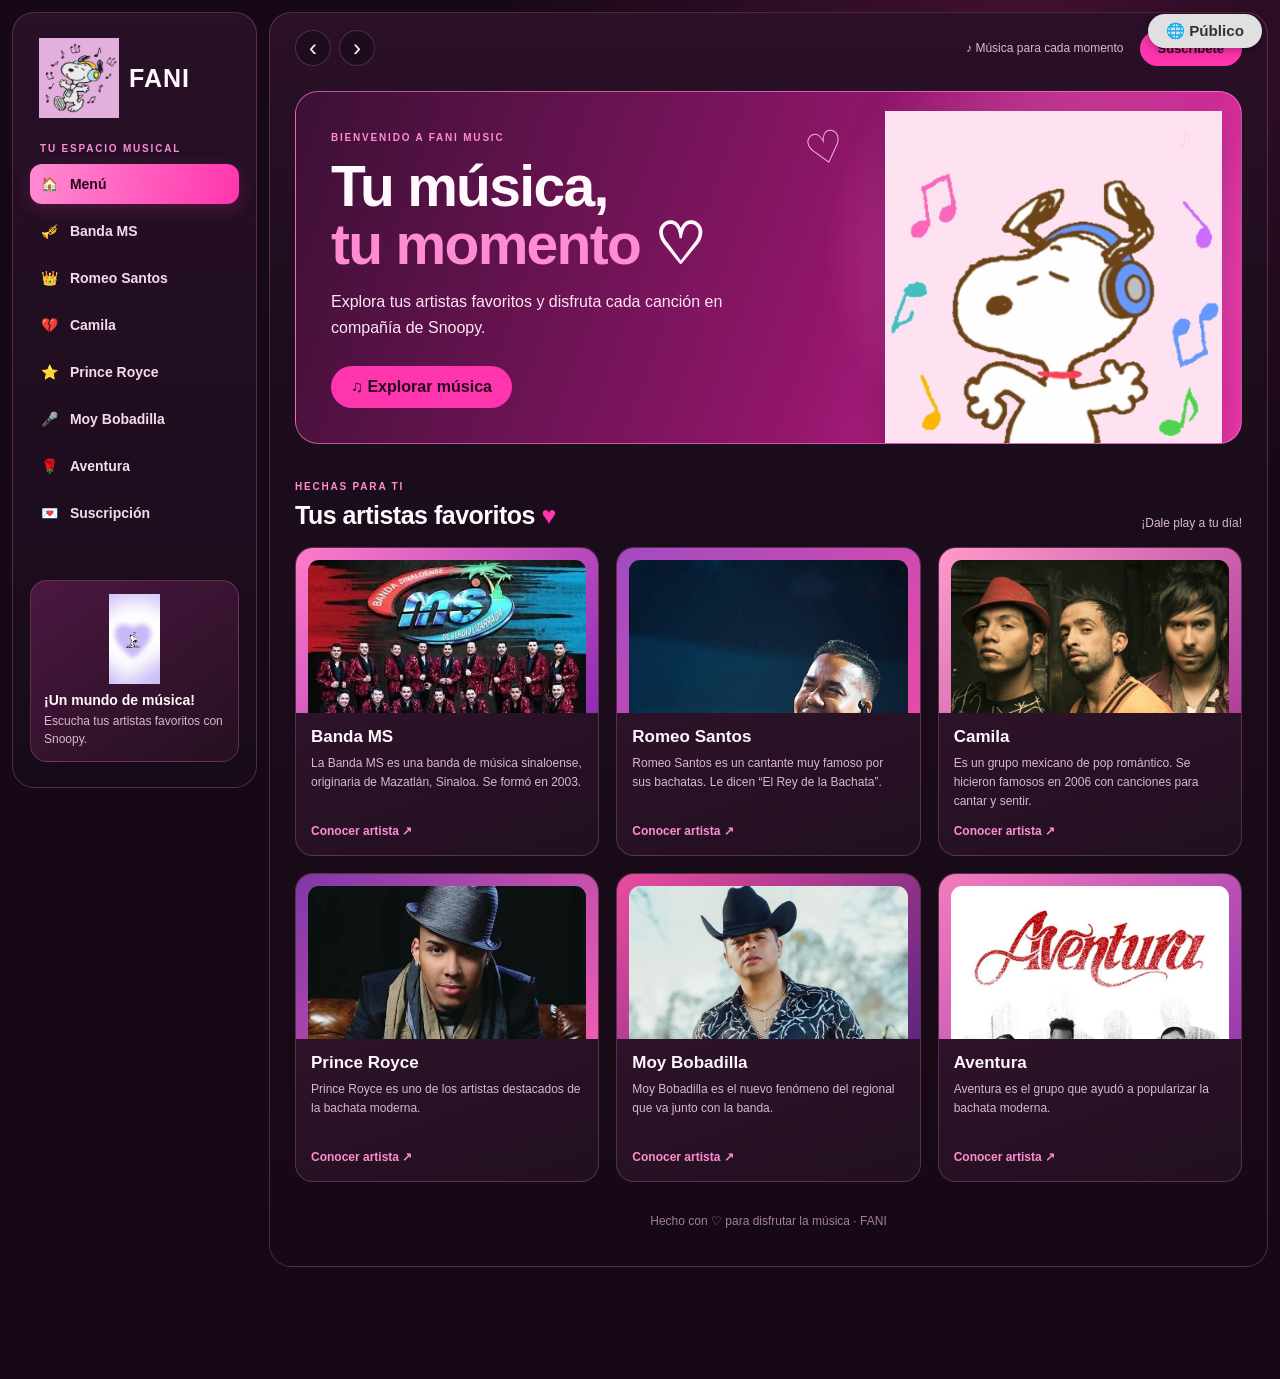
<file: index.html>
<!DOCTYPE html>
<html lang="es">
<head>
  <meta charset="UTF-8">
  <meta name="viewport" content="width=device-width, initial-scale=1.0">
  <title>FANI | Spotify Snoopy</title>
  <link rel="stylesheet" href="estilos.css">
</head>
<body>
  <div class="app">
    <aside class="sidebar">
      <div class="logo"><img src="snoopy.jpeg" alt="Snoopy con audífonos" width="80" height="80"> <span>FANI</span></div>

      <p class="menu-label">TU ESPACIO MUSICAL</p>
      <nav aria-label="Menú principal">
        <a class="active" href="index.html">🏠 <span>Menú</span></a>
        <a href="Banda MS.html">🎺 <span>Banda MS</span></a>
        <a href="Romeo Santos.html">👑 <span>Romeo Santos</span></a>
        <a href="Camila.html">💔 <span>Camila</span></a>
        <a href="Prince Royce.html">⭐ <span>Prince Royce</span></a>
        <a href="Moy Bobadilla.html">🎤 <span>Moy Bobadilla</span></a>
        <a href="Aventura.html">🌹 <span>Aventura</span></a>
        <a href="formulario original.html">💌 <span>Suscripción</span></a>
      </nav>

      <div class="sidebar-note">
        <img src="snoopy yo.jpeg" alt="Snoopy con audífonos">
        <strong>¡Un mundo de música!</strong>
        <p>Escucha tus artistas favoritos con Snoopy.</p>
      </div>
    </aside>

    <main class="main">
      <header class="topbar">
        <div class="arrows">
          <button type="button" aria-label="Atrás">‹</button>
          <button type="button" aria-label="Adelante">›</button>
        </div>
        <div class="topbar-right">
          <span class="top-tag">♪ Música para cada momento</span>
          <a class="subscribe" href="formulario original.html">Suscríbete</a>
        </div>
      </header>

      <section class="welcome">
        <div class="welcome-copy">
          <span class="eyebrow">BIENVENIDO A FANI MUSIC</span>
          <h1>Tu música,<br><em>tu momento</em> ♡</h1>
          <p>Explora tus artistas favoritos y disfruta cada canción en compañía de Snoopy.</p>
          <a class="listen-button" href="#favoritos">♫ Explorar música</a>
        </div>
        <img class="hero-snoopy" src="mi snoopy.jpeg" alt="Snoopy y Woodstock disfrutando de la música">
        <span class="floating-heart heart-one">♡</span>
        <span class="floating-heart heart-two">♪</span>
      </section>

      <section class="content-section" id="favoritos">
        <div class="section-heading">
          <div>
            <span class="eyebrow">HECHAS PARA TI</span>
            <h2>Tus artistas favoritos <span>♥</span></h2>
          </div>
          <span class="section-note">¡Dale play a tu día!</span>
        </div>

        <div class="cards">
          <article class="music-card">
            <div class="cover cover-one">
              <img src="banda ms.jpeg" alt="Banda MS">
            </div>
            <div class="card-info">
              <h3>Banda MS</h3>
              <p>La Banda MS es una banda de música sinaloense, originaria de Mazatlán, Sinaloa. Se formó en 2003.</p>
              <a class="card-link" href="Banda MS.html">Conocer artista ↗</a>
            </div>
          </article>

          <article class="music-card">
            <div class="cover cover-two">
              <img src="romeo santos.jpeg" alt="Romeo Santos">
            </div>
            <div class="card-info">
              <h3>Romeo Santos</h3>
              <p>Romeo Santos es un cantante muy famoso por sus bachatas. Le dicen “El Rey de la Bachata”.</p>
              <a class="card-link" href="Romeo Santos.html">Conocer artista ↗</a>
            </div>
          </article>

          <article class="music-card">
            <div class="cover cover-three">
              <img src="camila.jpeg" alt="Camila">
            </div>
            <div class="card-info">
              <h3>Camila</h3>
              <p>Es un grupo mexicano de pop romántico. Se hicieron famosos en 2006 con canciones para cantar y sentir.</p>
              <a class="card-link" href="Camila.html">Conocer artista ↗</a>
            </div>
          </article>

          <article class="music-card">
            <div class="cover cover-four">
              <img src="prince royce.jpeg" alt="Prince Royce">
            </div>
            <div class="card-info">
              <h3>Prince Royce</h3>
              <p>Prince Royce es uno de los artistas destacados de la bachata moderna.</p>
              <a class="card-link" href="Prince Royce.html">Conocer artista ↗</a>
            </div>
          </article>

          <article class="music-card">
            <div class="cover cover-five">
              <img src="moy bobadilla.jpeg" alt="Moy Bobadilla">
            </div>
            <div class="card-info">
              <h3>Moy Bobadilla</h3>
              <p>Moy Bobadilla es el nuevo fenómeno del regional que va junto con la banda.</p>
              <a class="card-link" href="Moy Bobadilla.html">Conocer artista ↗</a>
            </div>
          </article>

          <article class="music-card">
            <div class="cover cover-six">
              <img src="aventura.jpeg" alt="Aventura">
            </div>
            <div class="card-info">
              <h3>Aventura</h3>
              <p>Aventura es el grupo que ayudó a popularizar la bachata moderna.</p>
              <a class="card-link" href="Aventura.html">Conocer artista ↗</a>
            </div>
          </article>
        </div>
      </section>

      <footer class="footer">Hecho con ♡ para disfrutar la música · FANI</footer>
    </main>
  </div>

  

  <script src="script.js"></script>
</body>
</html>
</file>
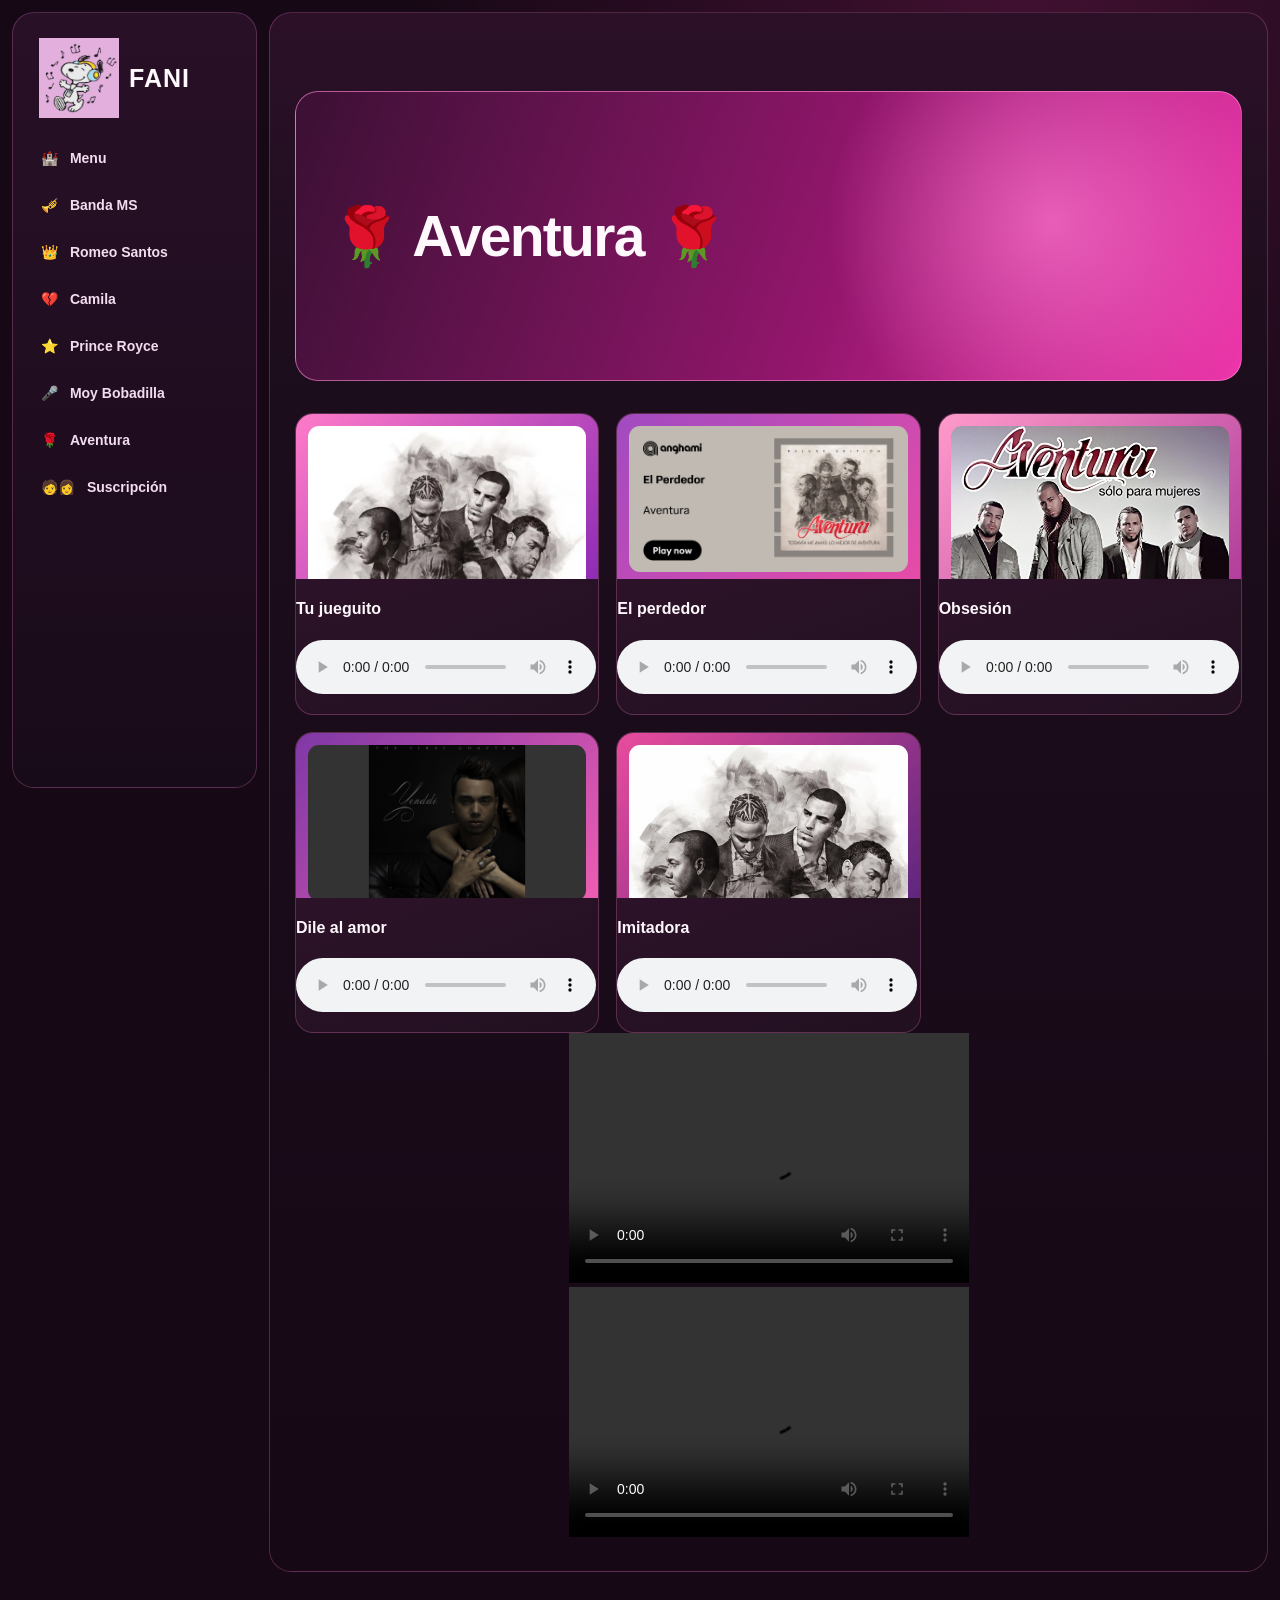
<file: Aventura.html>
<!DOCTYPE html>
<html lang="es">
<head>
  <meta charset="UTF-8">
  <meta name="viewport" content="width=device-width, initial-scale=1.0">
  <title> Plantilla musical </title>
  <link rel="stylesheet" href="estilos.css">
</head>
<body>
  <div class="app">
    <aside class="sidebar">
       <div class="logo"> <img src="snoopy.jpeg" alt="Snoopy con audífonos" width="80" height="80">  <span> FANI </span></div>
      <nav aria-label="Menú principal">
        <a href="index.html"> 🏰 <span> Menu </a>
        <a href="Banda MS.html"> 🎺 <span> Banda MS </a>
        <a href="Romeo Santos.html"> 👑 <span> Romeo Santos </span></a>
        <a href="Camila.html"> 💔 <span> Camila </span></a>
        <a href="Prince Royce.html"> ⭐ <span> Prince Royce </span></a>
        <a href="Moy Bobadilla.html"> 🎤 <span> Moy Bobadilla </span></a>
        <a href="Aventura.html"> 🌹 <span> Aventura </span></a>
        <a href="formulario original.html"> 🧑👩 <span> Suscripción </span></a>
      </nav>
      
    </aside>

    <main class="main">
      <header class="topbar">
      </header>

      <section class="welcome">
        <p> <h1> <center> 🌹 Aventura 🌹 </center></h1></p> 
        
      </section>

      <section class="content-section">
        <div class="cards">
          <article class="music-card"><div class="cover cover-one"><img src="tu jueguito.jpg" height="200" width="200"></div><h4> Tu jueguito </h4><p><audio controls><source src="tu jueguito.mp4" type="audio/mp4"></audio></p></article>
          <article class="music-card"><div class="cover cover-two"><img src="el perdedor.jpg" height="200" width="200"></div><h4> El perdedor  </h4><p><audio controls><source src="el perdedor.mp4" type="audio/mp4"></audio></p></article>
          <article class="music-card"><div class="cover cover-three"><img src="obsesion.jpg" height="200" width="200"></div><h4> Obsesión </h4><p><audio controls><source src="obsesion.aac" type="audio/aac"></audio></p></article>
          <article class="music-card"><div class="cover cover-four"><img src="dile al amor.jpg" height="200" width="200"></div><h4> Dile al amor </h4><p><audio controls><source src="dile amor.aac" type="audio/aac"></audio></p></article>
          <article class="music-card"><div class="cover cover-five"><img src="ella y yo.jpg" height="200" width="200"></div><h4> Imitadora   </h4><p><audio controls><source src="imitadora.aac" type="audio/aac"></audio></p></article>
        </div>
        <center><video width="400" height="250" controls><source src="video aventura.mp4" type="video/mp4"></video></center>
         <center><video width="400" height="250" controls><source src="video ave.mp4" type="video/mp4"></video></center>
      </section>
    </main>
  </div>
</body>
</html>
</file>
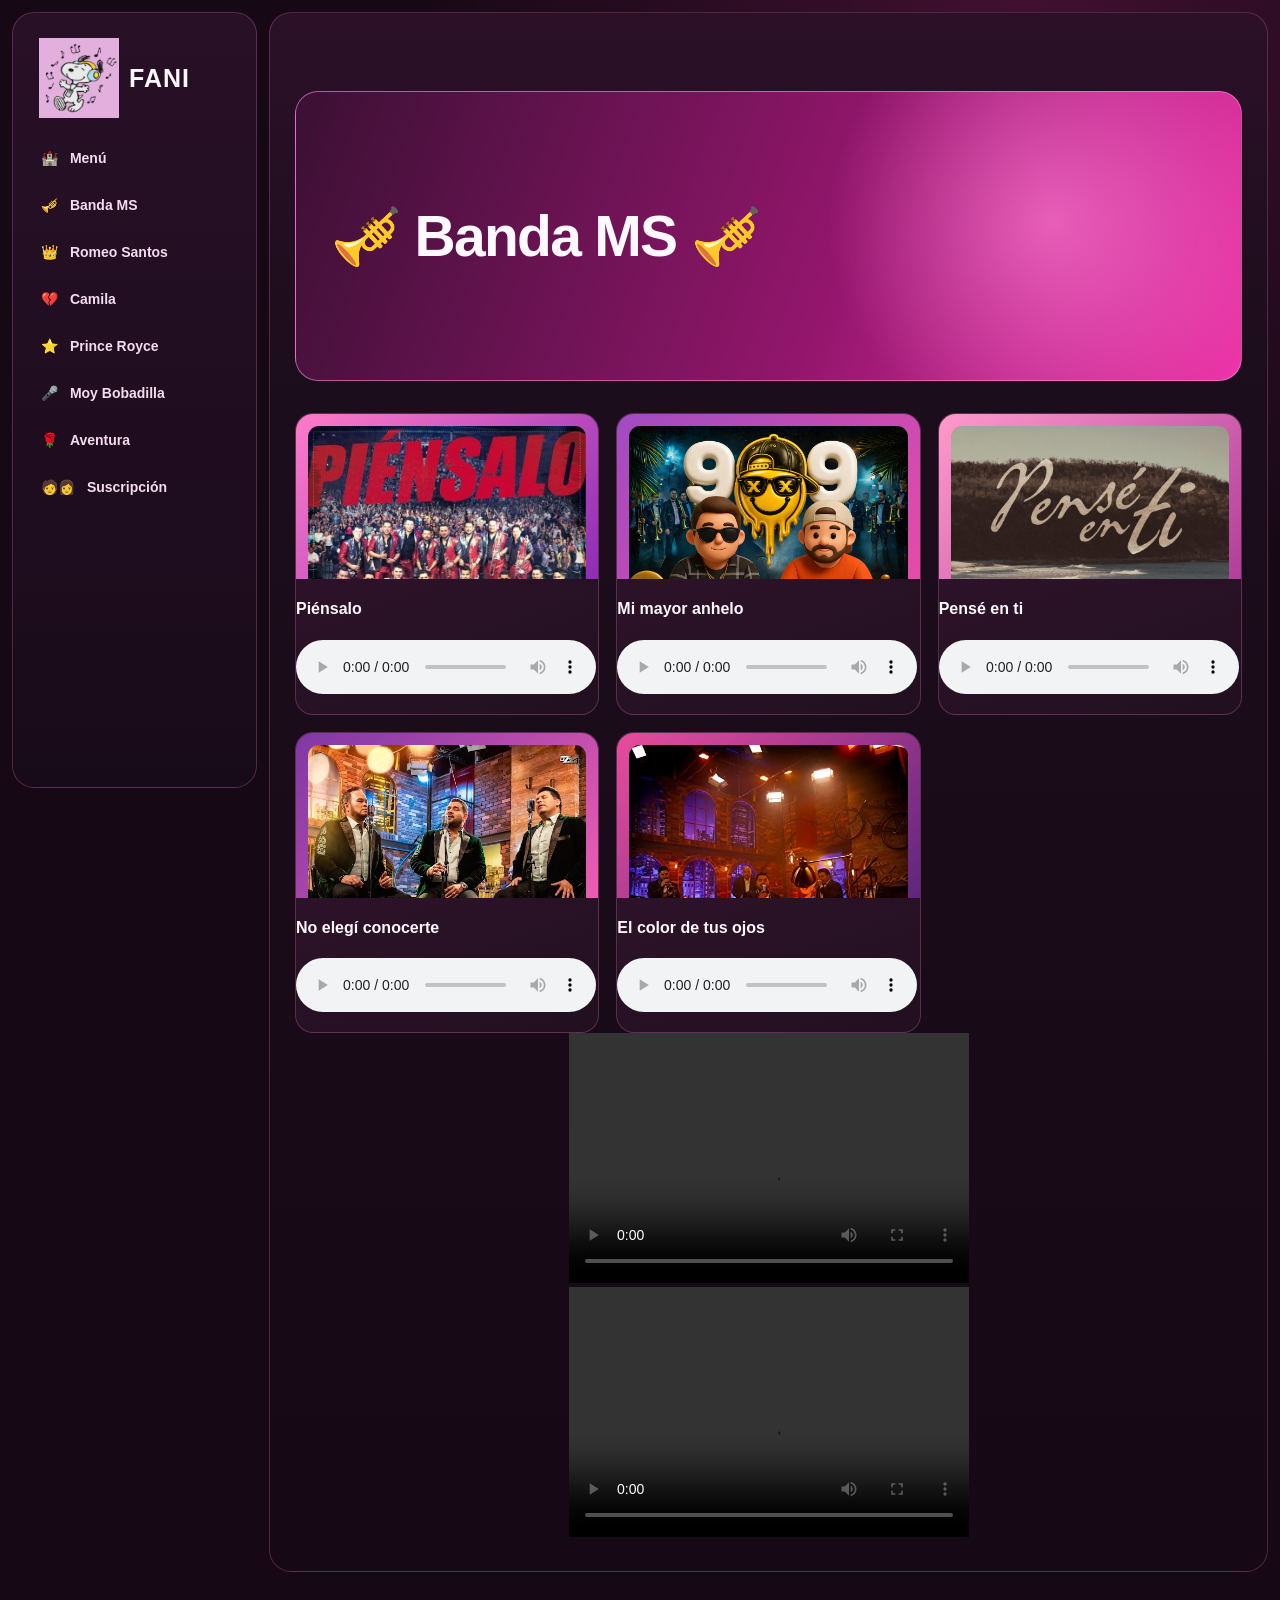
<file: Banda MS.html>
<!DOCTYPE html>
<html lang="es">
<head>
  <meta charset="UTF-8">
  <meta name="viewport" content="width=device-width, initial-scale=1.0">
  <title> Plantilla musical </title>
  <link rel="stylesheet" href="estilos.css">
</head>
<body>
  <div class="app">
    <aside class="sidebar">
       <div class="logo"> <img src="snoopy.jpeg" alt="Snoopy con audífonos" width="80" height="80">  <span> FANI </span></div>
      <nav aria-label="Menú principal">
        <a href="index.html"> 🏰 <span> Menú </a>
        <a href="Banda MS.html"> 🎺 <span> Banda MS </a>
        <a href="Romeo Santos.html"> 👑 <span> Romeo Santos </span></a>
        <a href="Camila.html"> 💔 <span> Camila </span></a>
        <a href="Prince Royce.html"> ⭐ <span> Prince Royce </span></a>
        <a href="Moy Bobadilla.html"> 🎤 <span> Moy Bobadilla </span></a>
        <a href="Aventura.html"> 🌹 <span> Aventura </span></a>
        <a href="formulario original.html"> 🧑👩 <span> Suscripción </span></a>
      </nav>
      
    </aside>

    <main class="main">
      <header class="topbar">
      </header>

      <section class="welcome">
        <p> <h1> <center> 🎺 Banda MS 🎺 </center></h1></p> 

      </section>

      <section class="content-section">
        <div class="cards">
          <article class="music-card"><div class="cover cover-one"><img src="foto.jpg" height="200" width="200"></div><h4> Piénsalo  </h4><p><audio controls><source src="piensalo.aac" type="audio/aac"></audio></p></article>
          <article class="music-card"><div class="cover cover-two"><img src="anelo.jpg" height="200" width="200"></div><h4> Mi mayor anhelo  </h4><p><audio controls><source src="conocerte.aac" type="audio/aac"></audio></p></article>
          <article class="music-card"><div class="cover cover-three"><img src="Pense en ti.jpg" height="200" width="200"></div><h4> Pensé en ti  </h4><p><audio controls><source src="pense en ti.aac" type="audio/aac"></audio></p></article>
          <article class="music-card"><div class="cover cover-four"><img src="No elegi conocerte.jpg" height="200" width="200"></div><h4> No elegí conocerte  </h4><p><audio controls><source src="conocerte.aac" type="audio/aac"></audio></p></article>
          <article class="music-card"><div class="cover cover-five"><img src="El color de tus ojos.jpg" height="200" width="200"></div><h4> El color de tus ojos  </h4><p><audio controls><source src="el color.aac" type="audio/aac"></audio></p></article>
        </div>
        <center><video width="400" height="250" controls><source src="banda ms.mp4" type="video/mp4"></video></center>
        <center><video width="400" height="250" controls><source src="vide.mp4" type="video/mp4"></video></center>
      </section>
    </main>
  </div>
</body>
</html>
</file>
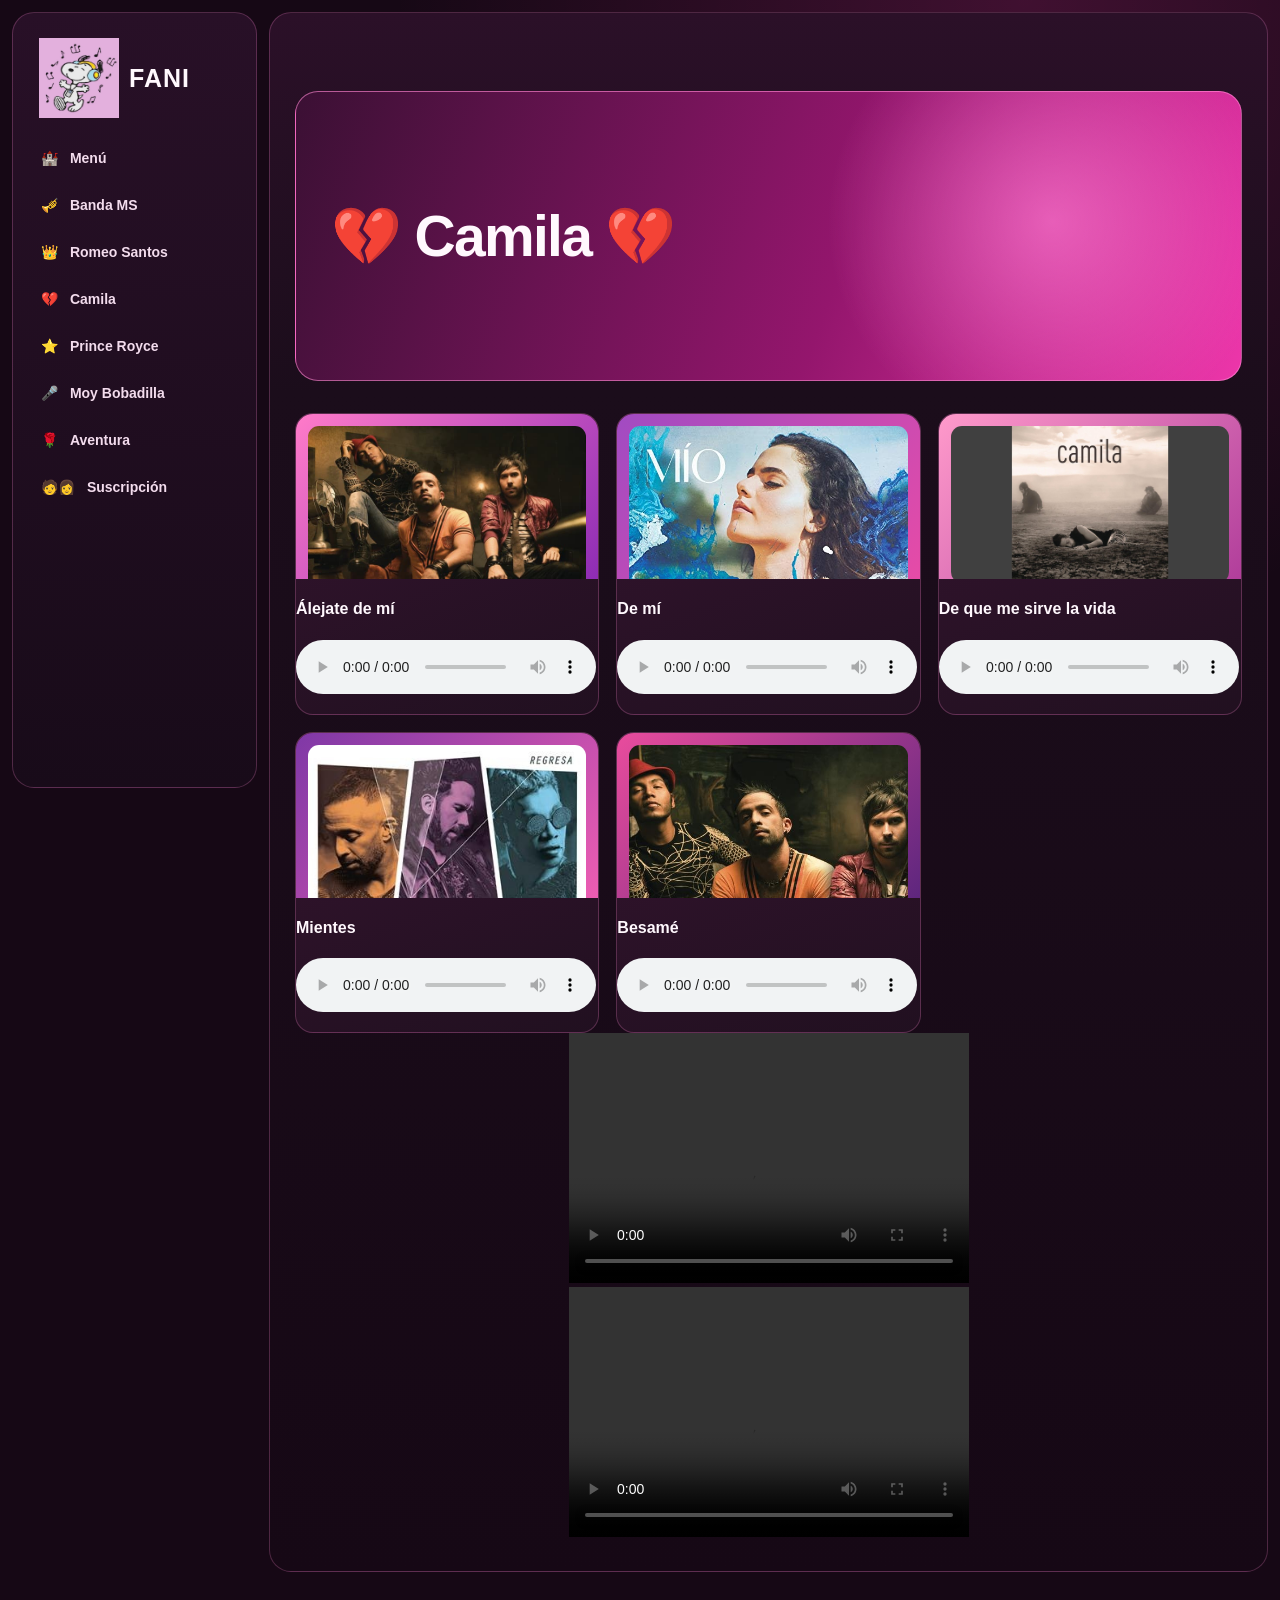
<file: Camila.html>
<!DOCTYPE html>
<html lang="es">
<head>
  <meta charset="UTF-8">
  <meta name="viewport" content="width=device-width, initial-scale=1.0">
  <title> Plantilla musical </title>
  <link rel="stylesheet" href="estilos.css">
</head>
<body>
  <div class="app">
    <aside class="sidebar">
       <div class="logo"> <img src="snoopy.jpeg" alt="Snoopy con audífonos" width="80" height="80">  <span> FANI </span></div>
      <nav aria-label="Menú principal">
        <a href="index.html"> 🏰 <span> Menú </a>
        <a href="Banda MS.html"> 🎺 <span> Banda MS </a>
        <a href="Romeo Santos.html"> 👑 <span> Romeo Santos </span></a>
        <a href="Camila.html"> 💔 <span> Camila </span></a>
        <a href="Prince Royce.html"> ⭐ <span> Prince Royce </span></a>
        <a href="Moy Bobadilla.html"> 🎤 <span> Moy Bobadilla </span></a>
        <a href="Aventura.html"> 🌹 <span> Aventura </span></a>
        <a href="formulario original.html"> 🧑👩 <span> Suscripción </span></a>
      </nav>
      
    </aside>

    <main class="main">
      <header class="topbar">
      </header>

      <section class="welcome">
        <p> <h1> <center> 💔 Camila 💔 </center></h1></p> 
        
      </section>

      <section class="content-section">
        <div class="cards">
          <article class="music-card"><div class="cover cover-one"><img src="alejate de mi.jpg" height="200" width="200"></div><h4> Álejate de mí  </h4><p><audio controls><source src="alejate de mi.mp4" type="audio/mp4"></audio></p></article>
          <article class="music-card"><div class="cover cover-two"><img src="de mi.jpg" height="200" width="200"></div><h4> De mí  </h4><p><audio controls><source src="de mi.mp4" type="audio/mp4"></audio></p></article>
          <article class="music-card"><div class="cover cover-three"><img src="de que me sirve la vida.jpg" height="200" width="200"></div><h4> De que me sirve la vida  </h4><p><audio controls><source src="de que me sirve la vida.mp4" type="audio/mp4"></audio></p></article>
          <article class="music-card"><div class="cover cover-four"><img src="mientes.jpg" height="200" width="200"></div><h4> Mientes </h4><p><audio controls><source src="mientes.mp4" type="audio/mp4"></audio></p></article>
          <article class="music-card"><div class="cover cover-five"><img src="besame.jpg" height="200" width="200"></div><h4>  Besamé  </h4><p><audio controls><source src="besame.mp4" type="audio/mp4"></audio></p></article>
        </div>
        <center><video width="400" height="250" controls><source src="camila.mp4" type="video/mp4"></video></center>
         <center><video width="400" height="250" controls><source src="video camila.mp4" type="video/mp4"></video></center>
      </section>
    </main>
  </div>
</body>
</html>
</file>
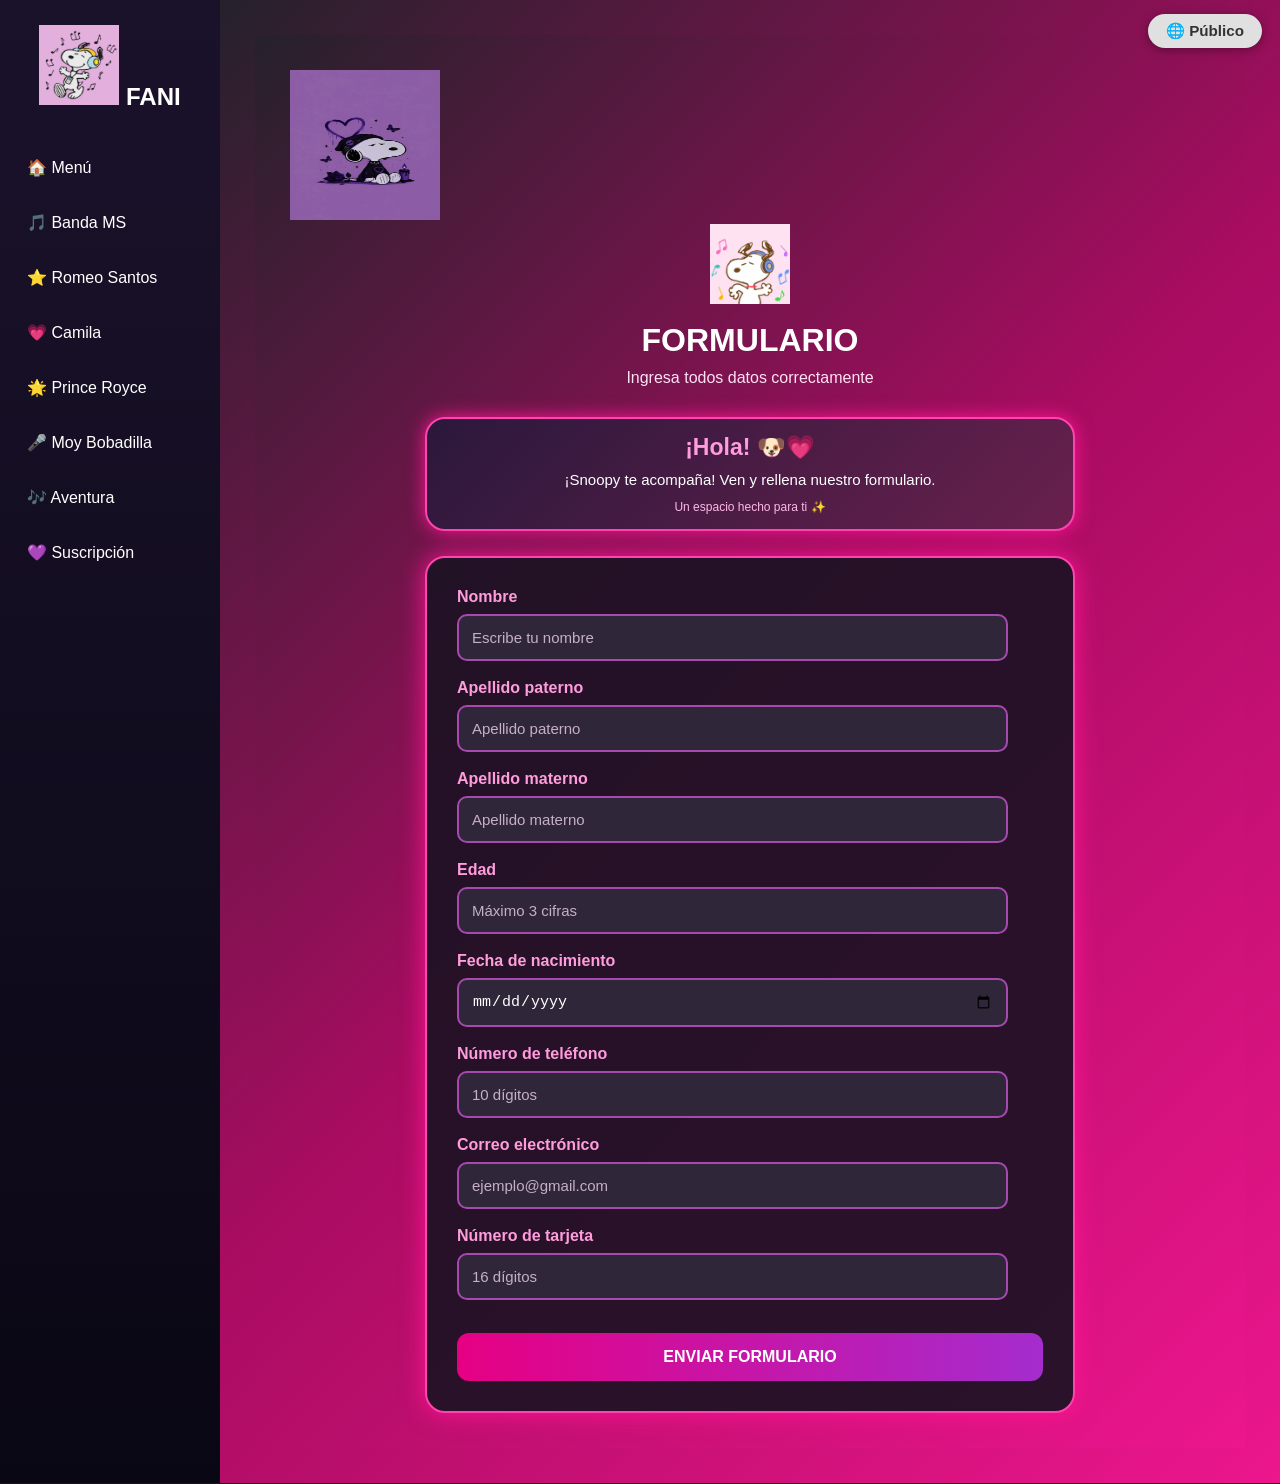
<file: formulario original.html>
<!DOCTYPE html>
<html lang="es">
<head>
    <meta charset="UTF-8">
    <meta name="viewport" content="width=device-width, initial-scale=1.0">
    <title>Mi Formulario</title>
    <link rel="stylesheet" href="estilo.css">

    <style>
        .error:not(:empty) {
            display: inline-block;
            margin-top: 6px;
            padding: 3px 10px;
            border-radius: 6px;
            background: #fff;
            color: #c62828;
            font-weight: bold;
            font-size: 0.85rem;
        }
    </style>
</head>

<body>

<div class="contenedor">

    <!-- MENÚ LATERAL -->
    <aside class="menu">

        <h2>
            <img src="snoopy.jpeg"
            alt="Snoopy con audífonos"
            width="80" height="80">
            FANI
        </h2>

        <nav>
            <a href="Index.html">🏠 Menú</a>
            <a href="Banda MS.html">🎵 Banda MS</a>
            <a href="Romeo Santos.html">⭐ Romeo Santos</a>
            <a href="Camila.html">💗 Camila</a>
            <a href="Prince Royce.html">🌟 Prince Royce</a>
            <a href="Moy Bobadilla.html">🎤 Moy Bobadilla</a>
            <a href="Aventura.html">🎶 Aventura</a>
            <a href="formulario original.html">💜 Suscripción</a>
        </nav>

    </aside>

    <!-- CONTENIDO PRINCIPAL -->
    <main class="contenido" id="formulario">
        <main class="contenido" id="formulario">
        <img src="amigo.jpeg" class="amor s2" width="150" height="150">
        <h1><img src="mi snoopy.jpeg" alt="Snoopy con audífonos" width="80" height="80"> </h1>
        <h1> FORMULARIO </h1>

        <p class="subtitulo">
            Ingresa todos datos correctamente
        </p>

        <!-- DECORACIÓN DE SNOOPY -->
        <div class="snoopy-banner">

            

            <div class="snoopy-texto">
                <h2>¡Hola! 🐶💗</h2>

                <p>
                    ¡Snoopy te acompaña!
                    Ven y rellena nuestro formulario.
                </p>

                <span>
                    Un espacio hecho para ti ✨
                </span>
            </div>



        </div>

        <!-- FORMULARIO -->
        <form id="miFormulario" novalidate>

            <div class="campo">
                <label for="nombre">Nombre</label>

                <div class="entrada">
                    <input type="text" id="nombre"
                    placeholder="Escribe tu nombre"
                    maxlength="100">

                    <span class="estado"></span>
                </div>

                <small class="error"></small>
            </div>

            <div class="campo">
                <label for="paterno">Apellido paterno</label>

                <div class="entrada">
                    <input type="text" id="paterno"
                    placeholder="Apellido paterno"
                    maxlength="100">

                    <span class="estado"></span>
                </div>

                <small class="error"></small>
            </div>

            <div class="campo">
                <label for="materno">Apellido materno</label>

                <div class="entrada">
                    <input type="text" id="materno"
                    placeholder="Apellido materno"
                    maxlength="100">

                    <span class="estado"></span>
                </div>

                <small class="error"></small>
            </div>

            <div class="campo">
                <label for="edad">Edad</label>

                <div class="entrada">
                    <input type="text" id="edad"
                    placeholder="Máximo 3 cifras"
                    inputmode="numeric"
                    maxlength="3">

                    <span class="estado"></span>
                </div>

                <small class="error"></small>
            </div>

            <div class="campo">
                <label for="fecha">Fecha de nacimiento</label>

                <div class="entrada">
                    <input type="date" id="fecha">

                    <span class="estado"></span>
                </div>

                <small class="error"></small>
            </div>

            <div class="campo">
                <label for="telefono">Número de teléfono</label>

                <div class="entrada">
                    <input type="text" id="telefono"
                    placeholder="10 dígitos"
                    inputmode="numeric"
                    maxlength="10">

                    <span class="estado"></span>
                </div>

                <small class="error"></small>
            </div>

            <div class="campo">
                <label for="correo">Correo electrónico</label>

                <div class="entrada">
                    <input type="email" id="correo"
                    placeholder="ejemplo@gmail.com">

                    <span class="estado"></span>
                </div>

                <small class="error"></small>
            </div>

            <div class="campo">
                <label for="tarjeta">Número de tarjeta</label>

                <div class="entrada">
                    <input type="text" id="tarjeta"
                    placeholder="16 dígitos"
                    inputmode="numeric"
                    maxlength="16">

                    <span class="estado"></span>
                </div>

                <small class="error"></small>
            </div>

            <button type="submit">
                ENVIAR FORMULARIO
            </button>

            <div id="mensaje" role="status"></div>

        </form>

    </main>

</div>

<script src="script.js"></script>

</body>
</html>
</file>
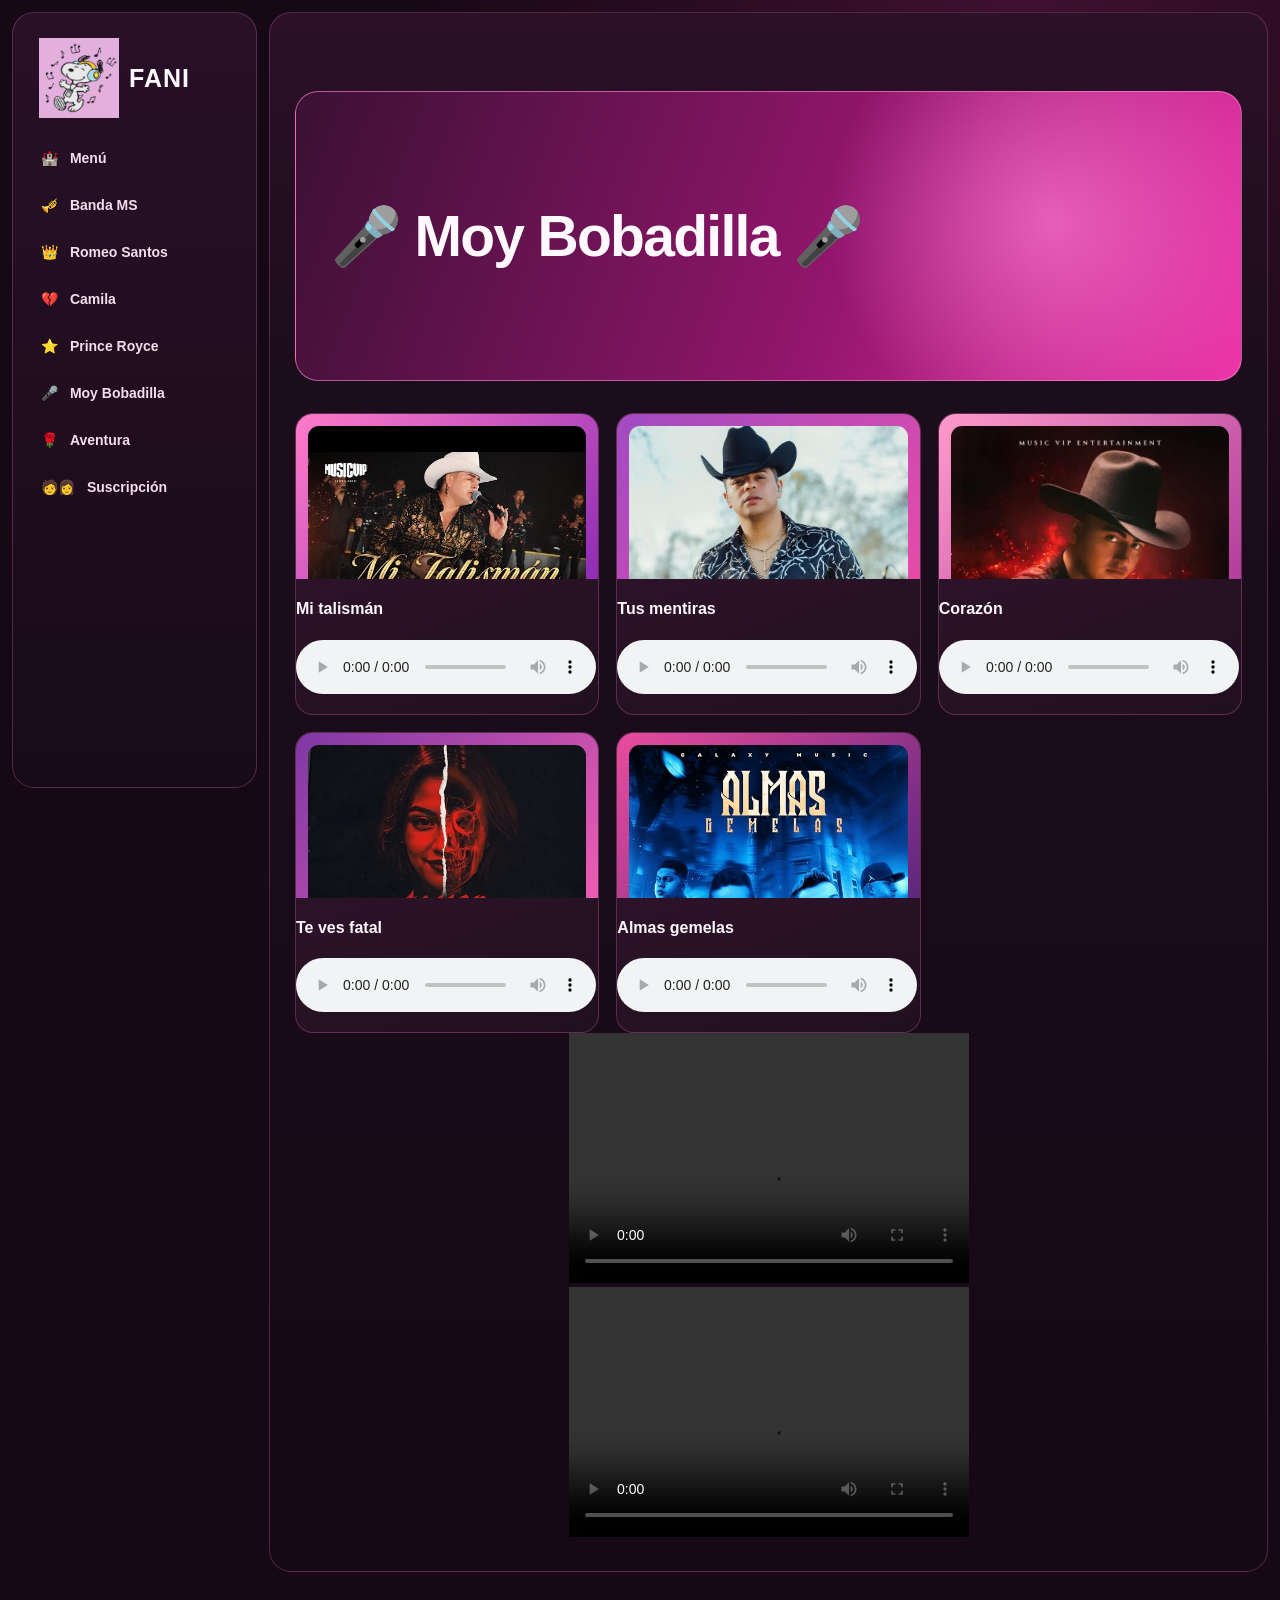
<file: Moy Bobadilla.html>
<!DOCTYPE html>
<html lang="es">
<head>
  <meta charset="UTF-8">
  <meta name="viewport" content="width=device-width, initial-scale=1.0">
  <title> Plantilla musical </title>
  <link rel="stylesheet" href="estilos.css">
</head>
<body>
  <div class="app">
    <aside class="sidebar">
       <div class="logo">  <img src="snoopy.jpeg" alt="Snoopy con audífonos" width="80" height="80">  <span> FANI </span></div>
      <nav aria-label="Menú principal">
        <a href="index.html"> 🏰 <span> Menú </a>
        <a href="Banda MS.html"> 🎺 <span> Banda MS </a>
        <a href="Romeo Santos.html"> 👑 <span> Romeo Santos </span></a>
        <a href="Camila.html"> 💔 <span> Camila </span></a>
        <a href="Prince Royce.html"> ⭐ <span> Prince Royce </span></a>
        <a href="Moy Bobadilla.html"> 🎤 <span> Moy Bobadilla </span></a>
        <a href="Aventura.html"> 🌹 <span> Aventura </span></a>
        <a href="formulario original.html"> 🧑👩 <span> Suscripción </span></a>
      </nav>
      
    </aside>

    <main class="main">
      <header class="topbar">
      </header>

      <section class="welcome">
        <p> <h1> <center> 🎤 Moy Bobadilla 🎤 </center></h1></p> 
        
      </section>

      <section class="content-section">
        <div class="cards">
          <article class="music-card"><div class="cover cover-one"><img src="mi talisman.jpg" height="200" width="200"></div><h4> Mi talismán </h4><p><audio controls><source src="mi talisman.aac" type="audio/aac"></audio></p></article>
          <article class="music-card"><div class="cover cover-two"><img src="moy bobadilla.jpeg" height="200" width="200"></div><h4> Tus mentiras  </h4><p><audio controls><source src="tus mentiras.aac" type="audio/aac"></audio></p></article>
          <article class="music-card"><div class="cover cover-three"><img src="corazon.jpg" height="200" width="200"></div><h4> Corazón  </h4><p><audio controls><source src="corazon.aac" type="audio/aac"></audio></p></article>
          <article class="music-card"><div class="cover cover-four"><img src="te vez fatal.jpg" height="200" width="200"></div><h4> Te ves fatal </h4><p><audio controls><source src="te vez fatal.aac" type="audio/aac"></audio></p></article>
          <article class="music-card"><div class="cover cover-five"><img src="almas gemelas.jpg" height="200" width="200"></div><h4>  Almas gemelas  </h4><p><audio controls><source src="almas gemelas.aac" type="audio/aac"></audio></p></article>
        </div>
        <center><video width="400" height="250" controls><source src="moy bobadilla.mp4" type="video/mp4"></video></center>
        <center><video width="400" height="250" controls><source src="video moy.mp4" type="video/mp4"></video></center>
      </section>
    </main>
  </div>
</body>
</html>
</file>
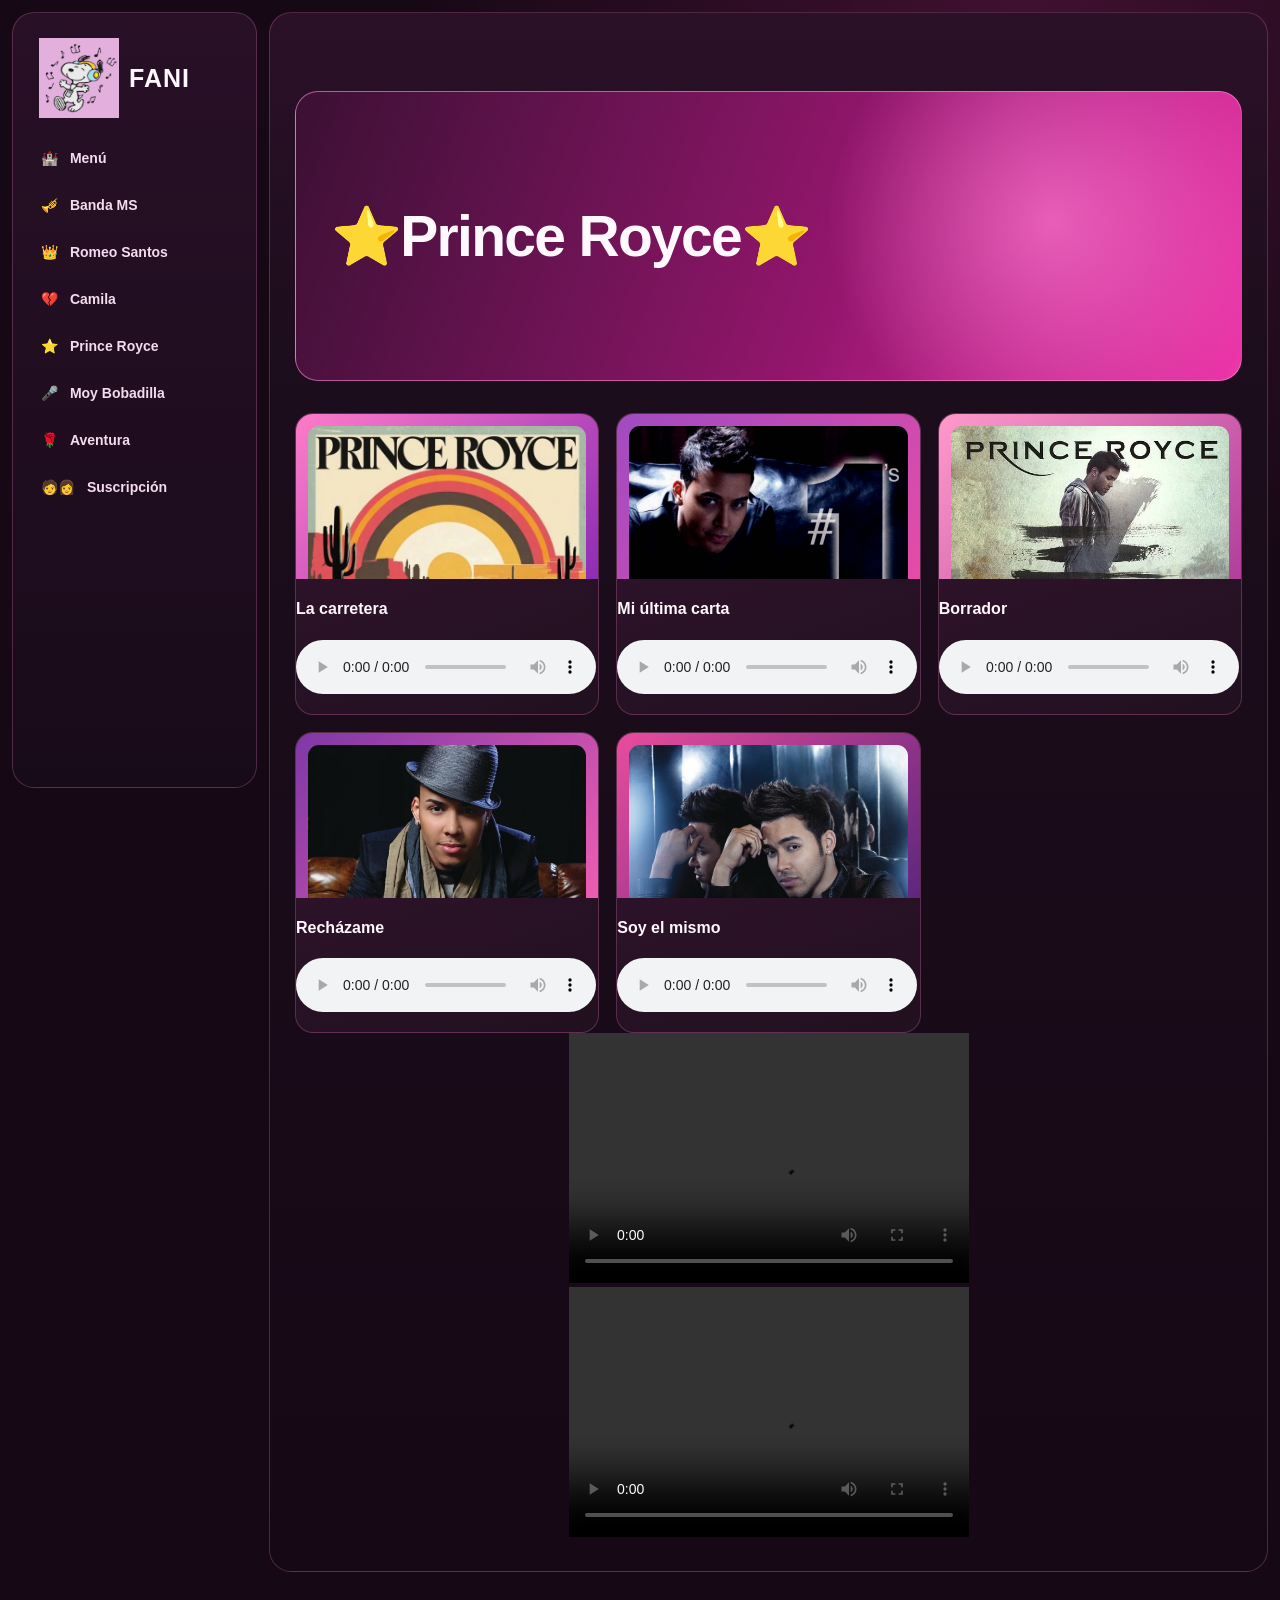
<file: Prince Royce.html>
<!DOCTYPE html>
<html lang="es">
<head>
  <meta charset="UTF-8">
  <meta name="viewport" content="width=device-width, initial-scale=1.0">
  <title> Plantilla musical </title>
  <link rel="stylesheet" href="estilos.css">
</head>
<body>
  <div class="app">
    <aside class="sidebar">
       <div class="logo"> <img src="snoopy.jpeg" alt="Snoopy con audífonos" width="80" height="80">  <span> FANI </span></div>
      <nav aria-label="Menú principal">
        <a href="index.html"> 🏰 <span> Menú </a>
        <a href="Banda MS.html"> 🎺 <span> Banda MS </a>
        <a href="Romeo Santos.html"> 👑 <span> Romeo Santos </span></a>
        <a href="Camila.html"> 💔 <span> Camila </span></a>
        <a href="Prince Royce.html"> ⭐ <span> Prince Royce </span></a>
        <a href="Moy Bobadilla.html"> 🎤 <span> Moy Bobadilla </span></a>
        <a href="Aventura.html"> 🌹 <span> Aventura </span></a>
        <a href="formulario original.html"> 🧑👩 <span> Suscripción </span></a>
      </nav>
     
    </aside>

    <main class="main">
      <header class="topbar">
      </header>

      <section class="welcome">
        <p> <h1> <center> ⭐Prince Royce⭐ </center></h1></p> 
        
      </section>

      <section class="content-section">
        <div class="cards">
          <article class="music-card"><div class="cover cover-one"><img src="la carretera.jpg" height="200" width="200"></div><h4> La carretera  </h4><p><audio controls><source src="carretera.aac" type="audio/aac"></audio></p></article>
          <article class="music-card"><div class="cover cover-two"><img src="mi ultima carta.jpg" height="200" width="200"></div><h4> Mi última carta  </h4><p><audio controls><source src="mi ultima carta.aac" type="audio/aac"></audio></p></article>
          <article class="music-card"><div class="cover cover-three"><img src="borrador.jpg" height="200" width="200"></div><h4> Borrador  </h4><p><audio controls><source src="borrador.aac" type="audio/aac"></audio></p></article>
          <article class="music-card"><div class="cover cover-four"><img src="rechazame.jpg" height="200" width="200"></div><h4> Recházame </h4><p><audio controls><source src="rechazame.mp4" type="audio/mp4"></audio></p></article>
          <article class="music-card"><div class="cover cover-five"><img src="soy el mismo.jpg" height="200" width="200"></div><h4>  Soy el mismo  </h4><p><audio controls><source src="soy el mismo.aac" type="audio/aac"></audio></p></article>
        </div>
        <center><video width="400" height="250" controls><source src="video prince royce.mp4" type="video/mp4"></video></center>
        <center><video width="400" height="250" controls><source src="video prince.mp4" type="video/mp4"></video></center>
      </section>
    </main>
  </div>
</body>
</html>
</file>
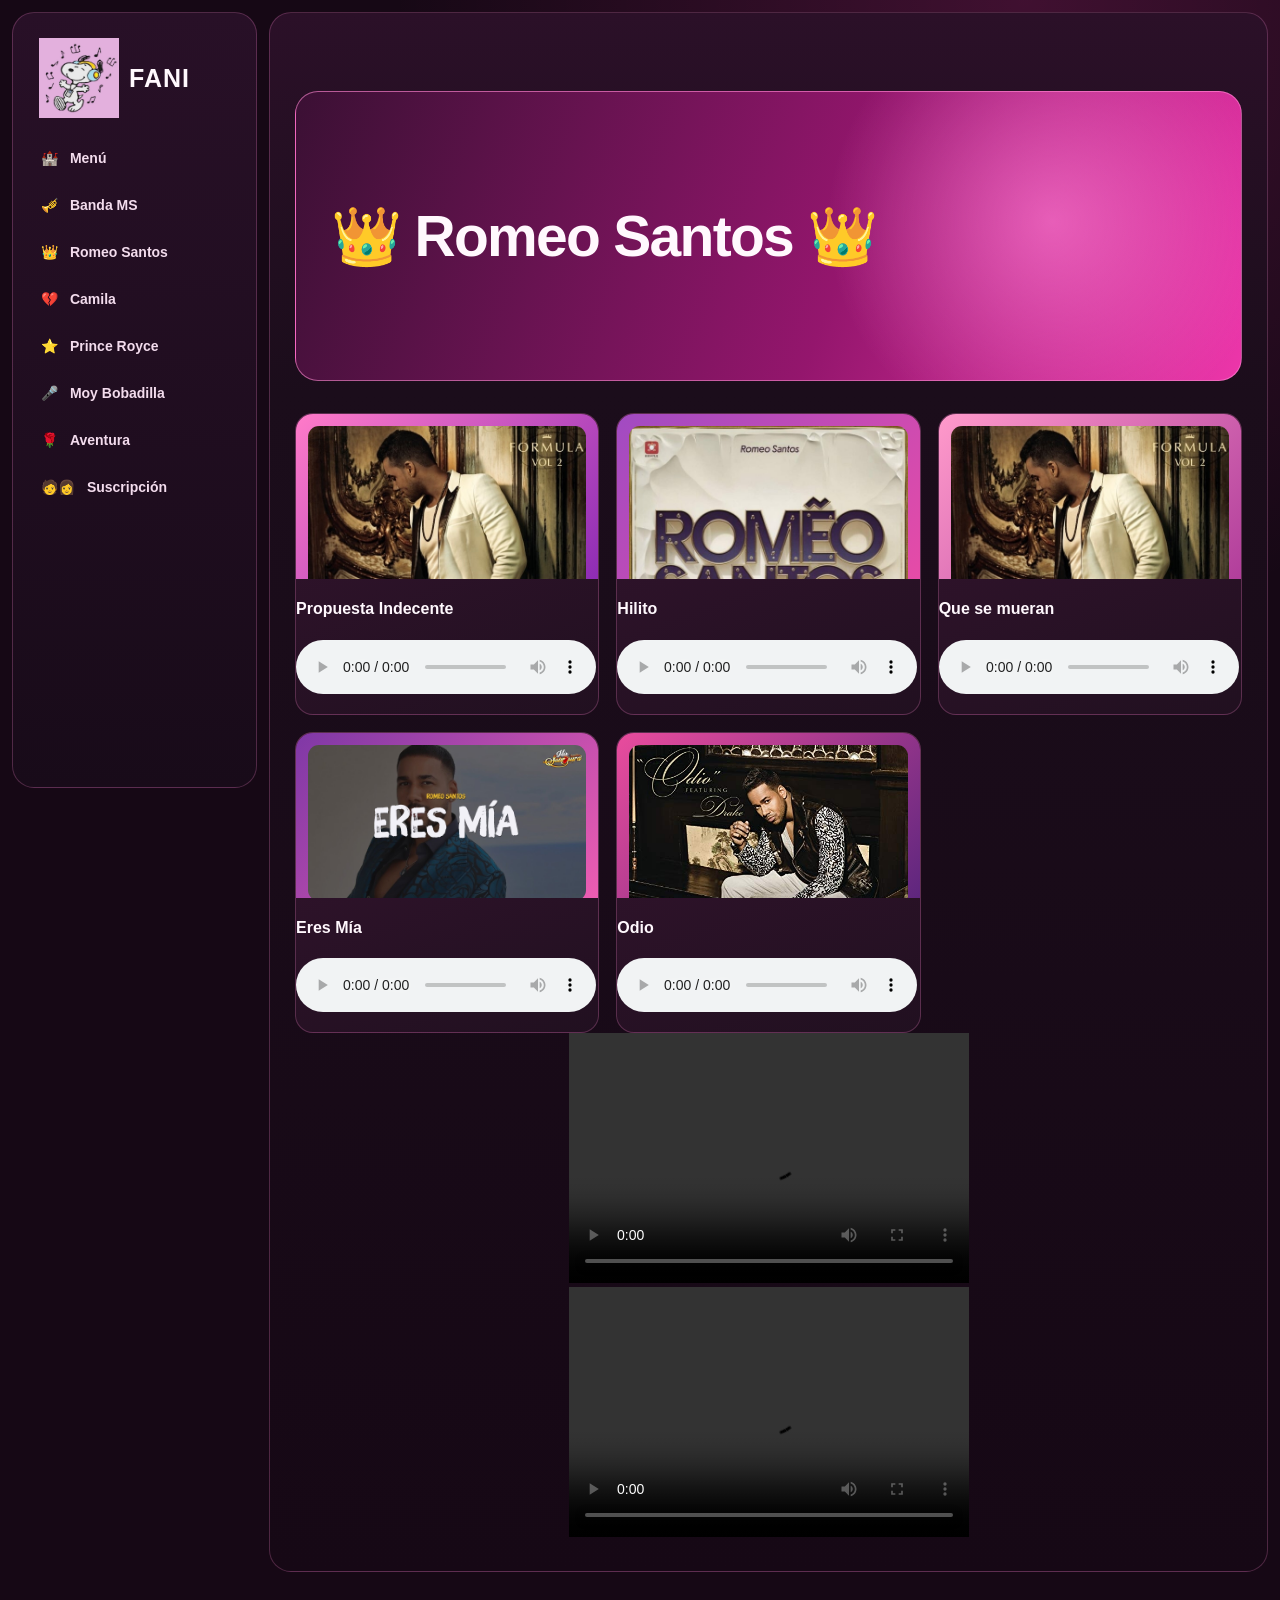
<file: Romeo Santos.html>
<!DOCTYPE html>
<html lang="es">
<head>
  <meta charset="UTF-8">
  <meta name="viewport" content="width=device-width, initial-scale=1.0">
  <title> Plantilla musical </title>
  <link rel="stylesheet" href="estilos.css">
</head>
<body>
  <div class="app">
    <aside class="sidebar">
       <div class="logo"> <img src="snoopy.jpeg" alt="Snoopy con audífonos" width="80" height="80">  <span> FANI </span></div>
      <nav aria-label="Menú principal">
        <a href="index.html"> 🏰 <span> Menú </a>
        <a href="Banda MS.html"> 🎺 <span> Banda MS </a>
        <a href="Romeo Santos.html"> 👑 <span> Romeo Santos </span></a>
        <a href="Camila.html"> 💔 <span> Camila </span></a>
        <a href="Prince Royce.html"> ⭐ <span> Prince Royce </span></a>
        <a href="Moy Bobadilla.html"> 🎤 <span> Moy Bobadilla </span></a>
        <a href="Aventura.html"> 🌹 <span> Aventura </span></a>
        <a href="formulario original.html"> 🧑👩 <span> Suscripción </span></a>
      </nav>
      
    </aside>

    <main class="main">
      <header class="topbar">
      </header>

      <section class="welcome">
        <p> <h1> <center> 👑 Romeo Santos 👑 </center></h1></p> 
        
      </section>

      <section class="content-section">
        <div class="cards">
          <article class="music-card"><div class="cover cover-one"><img src="propuesta.jpg" height="200" width="200"></div><h4> Propuesta Indecente  </h4><p><audio controls><source src="propuesta indecente.aac" type="audio/aac"></audio></p></article>
          <article class="music-card"><div class="cover cover-two"><img src="hilito.jpg" height="200" width="200"></div><h4> Hilito  </h4><p><audio controls><source src="hilito.aac" type="audio/aac"></audio></p></article>
          <article class="music-card"><div class="cover cover-three"><img src="propuesta.jpg" height="200" width="200"></div><h4> Que se mueran  </h4><p><audio controls><source src="que se mueran.aac" type="audio/aac"></audio></p></article>
          <article class="music-card"><div class="cover cover-four"><img src="eres mia.jpg" height="200" width="200"></div><h4> Eres Mía </h4><p><audio controls><source src="eres mia.aac" type="audio/aac"></audio></p></article>
          <article class="music-card"><div class="cover cover-five"><img src="odio.jpg" height="200" width="200"></div><h4> Odio   </h4><p><audio controls><source src="odio.aac" type="audio/aac"></audio></p></article>
        </div>
        <center><video width="400" height="250" controls><source src="romeo santos.mp4" type="video/mp4"></video></center>
        <center><video width="400" height="250" controls><source src="video romeo.mp4" type="video/mp4"></video></center>
      </section>
    </main>
  </div>
</body>
</html>
</file>
<file: estilos.css>
/* FANI MUSIC — tema Snoopy rosa y fucsia */
:root {
  --bg: #160815;
  --panel: #241020;
  --panel2: #32132c;
  --pink: #ff35ad;
  --pink-light: #ff8bd2;
  --purple: #9d39c8;
  --white: #fff8fd;
  --muted: #d9b8d1;
  --line: rgba(255, 139, 210, .24);
}

* { box-sizing: border-box; }
html { scroll-behavior: smooth; }
body {
  margin: 0;
  padding-bottom: 100px;
  color: var(--white);
  background:
    radial-gradient(circle at 80% 0%, rgba(255, 53, 173, .18), transparent 32%),
    var(--bg);
  font-family: "Segoe UI", Arial, sans-serif;
}
a { color: inherit; text-decoration: none; }
button { font: inherit; cursor: pointer; }

.app {
  display: grid;
  grid-template-columns: 245px minmax(0, 1fr);
  gap: 12px;
  min-height: calc(100vh - 100px);
  padding: 12px;
}

.sidebar {
  position: sticky;
  top: 12px;
  height: calc(100vh - 124px);
  min-height: 580px;
  display: flex;
  flex-direction: column;
  gap: 20px;
  padding: 25px 17px;
  border: 1px solid var(--line);
  border-radius: 22px;
  background: linear-gradient(180deg, #281027, #180b19);
}
.logo {
  display: flex;
  align-items: center;
  gap: 10px;
  padding: 0 9px;
  color: var(--pink);
  font-size: 30px;
  font-weight: 900;
}
.logo span { color: var(--white); font-size: 25px; letter-spacing: 1px; }
.menu-label, .eyebrow {
  color: var(--pink-light);
  font-size: 10px;
  font-weight: 800;
  letter-spacing: 1.8px;
}
.menu-label { margin: 5px 10px -10px; }
.sidebar nav { display: grid; gap: 7px; }
.sidebar nav a {
  padding: 12px 11px;
  border-radius: 12px;
  color: #f3dced;
  font-size: 14px;
  font-weight: 650;
  transition: .2s;
}
.sidebar nav a span { margin-left: 8px; }
.sidebar nav a:hover, .sidebar nav a.active {
  color: #260b20;
  background: linear-gradient(100deg, var(--pink-light), var(--pink));
  box-shadow: 0 5px 18px rgba(255, 53, 173, .2);
}
.sidebar-note {
  margin-top: auto;
  padding: 13px;
  border: 1px solid var(--line);
  border-radius: 17px;
  background: linear-gradient(145deg, #4b1741, #241020);
}
.sidebar-note img {
  display: block;
  width: 100%;
  height: 90px;
  object-fit: contain;
  border-radius: 10px;
}
.sidebar-note strong { display: block; margin-top: 8px; font-size: 14px; }
.sidebar-note p { margin: 5px 0 0; color: var(--muted); font-size: 12px; line-height: 1.45; }

.main {
  min-width: 0;
  padding: 0 25px 30px;
  overflow: hidden;
  border: 1px solid var(--line);
  border-radius: 22px;
  background: linear-gradient(180deg, #2b1028 0, #1b0d1b 380px, #160815 100%);
}
.topbar {
  min-height: 70px;
  display: flex;
  align-items: center;
  justify-content: space-between;
  gap: 15px;
}
.arrows { display: flex; gap: 8px; }
.arrows button {
  width: 36px;
  height: 36px;
  border: 1px solid var(--line);
  border-radius: 50%;
  color: var(--white);
  background: #1c0c1c;
  font-size: 24px;
}
.arrows button:hover { background: var(--pink); color: #21091d; }
.topbar-right { display: flex; align-items: center; gap: 16px; }
.top-tag { color: var(--muted); font-size: 12px; }
.subscribe {
  padding: 10px 18px;
  border-radius: 25px;
  color: #260b20;
  background: var(--pink);
  font-size: 13px;
  font-weight: 800;
}
.subscribe:hover, .listen-button:hover { background: var(--pink-light); }

.welcome {
  position: relative;
  isolation: isolate;
  display: flex;
  align-items: center;
  min-height: 290px;
  margin: 8px 0 32px;
  padding: 35px;
  overflow: hidden;
  border: 1px solid rgba(255, 139, 210, .6);
  border-radius: 23px;
  background:
    radial-gradient(circle at 80% 45%, rgba(255, 125, 210, .65), transparent 29%),
    linear-gradient(110deg, #3b1034 0%, #94166d 58%, #ed36aa 100%);
}
.welcome-copy { position: relative; z-index: 2; max-width: 58%; }
.welcome h1 {
  margin: 12px 0;
  font-size: clamp(34px, 5vw, 57px);
  line-height: 1.02;
  letter-spacing: -1.7px;
}
.welcome h1 em { color: #ff8bd2; font-style: normal; }
.welcome p { max-width: 460px; color: #ffe4f5; line-height: 1.6; }
.listen-button {
  display: inline-block;
  margin-top: 10px;
  padding: 12px 20px;
  border-radius: 25px;
  color: #25091f;
  background: var(--pink);
  font-weight: 850;
}
.hero-snoopy {
  position: absolute;
  z-index: 1;
  right: 2%;
  bottom: -5px;
  width: min(43%, 390px);
  height: 96%;
  object-fit: contain;
  object-position: bottom right;
  filter: drop-shadow(0 12px 15px rgba(25, 0, 20, .25));
}
.floating-heart {
  position: absolute;
  z-index: 1;
  color: #ffd5ed;
  font-size: 44px;
  opacity: .8;
}
.heart-one { top: 30px; right: 42%; transform: rotate(-15deg); }
.heart-two { right: 5%; top: 24px; font-size: 36px; }

.content-section { margin-top: 28px; }
.section-heading {
  display: flex;
  align-items: end;
  justify-content: space-between;
  gap: 12px;
  margin-bottom: 17px;
}
.section-heading h2 { margin: 7px 0 0; font-size: 25px; letter-spacing: -.5px; }
.section-heading h2 span { color: var(--pink); }
.section-note { color: var(--muted); font-size: 12px; }

.cards {
  display: grid;
  grid-template-columns: repeat(3, minmax(0, 1fr));
  gap: 17px;
}
.music-card {
  min-width: 0;
  overflow: hidden;
  border: 1px solid var(--line);
  border-radius: 18px;
  background: linear-gradient(160deg, #35142f, #211020);
  transition: transform .2s, box-shadow .2s;
}
.music-card:hover {
  transform: translateY(-5px);
  box-shadow: 0 12px 28px rgba(255, 53, 173, .13);
}
.cover {
  height: 165px;
  padding: 12px;
  display: grid;
  place-items: center;
  overflow: hidden;
  background: linear-gradient(135deg, #ff7bc9, #8e2cb5);
}
.cover-two { background: linear-gradient(135deg, #a14bc2, #e64ba7); }
.cover-three { background: linear-gradient(135deg, #ff9acb, #b13e9b); }
.cover-four { background: linear-gradient(135deg, #7f38a6, #ed5db2); }
.cover-five { background: linear-gradient(135deg, #e94c9d, #5e267e); }
.cover-six { background: linear-gradient(135deg, #f47bbd, #9b3aaf); }
.cover img {
  width: 100%;
  height: 100%;
  object-fit: cover;
  border-radius: 11px;
}
.card-info { padding: 14px 15px 16px; }
.card-info h3 { margin: 0 0 7px; font-size: 17px; }
.card-info p { min-height: 58px; margin: 0; color: var(--muted); font-size: 12px; line-height: 1.55; }
.card-link {
  display: inline-block;
  margin-top: 12px;
  color: var(--pink-light);
  font-size: 12px;
  font-weight: 800;
}
.card-link:hover { color: white; text-decoration: underline; }
.footer { padding: 32px 0 8px; color: #a77c9f; text-align: center; font-size: 12px; }

.player {
  position: fixed;
  z-index: 10;
  right: 0;
  bottom: 0;
  left: 0;
  min-height: 86px;
  display: grid;
  grid-template-columns: 1fr 1.2fr 1fr;
  align-items: center;
  gap: 20px;
  padding: 10px 24px;
  border-top: 1px solid var(--line);
  background: rgba(18, 7, 18, .97);
  box-shadow: 0 -8px 30px rgba(0, 0, 0, .28);
}
.now-playing { display: flex; align-items: center; gap: 12px; min-width: 0; }
.mini-cover {
  width: 52px;
  height: 52px;
  display: grid;
  place-items: center;
  border-radius: 12px;
  color: #260b20;
  background: linear-gradient(135deg, var(--pink-light), var(--pink));
  font-size: 27px;
}
.now-playing strong, .now-playing small { display: block; white-space: nowrap; }
.now-playing strong { font-size: 13px; }
.now-playing small { margin-top: 4px; color: var(--muted); font-size: 11px; }
.player-heart { margin-left: 10px; color: var(--pink); font-size: 24px; }
.player-controls { width: 100%; max-width: 430px; justify-self: center; }
.control-buttons { display: flex; justify-content: center; align-items: center; gap: 22px; margin-bottom: 9px; }
.control-buttons button { border: 0; color: #fceaf6; background: transparent; }
.control-buttons button:hover { color: var(--pink); }
.control-buttons .play {
  width: 36px;
  height: 36px;
  border-radius: 50%;
  color: #260b20;
  background: var(--pink);
  font-size: 13px;
}
.progress { height: 4px; overflow: hidden; border-radius: 10px; background: #56304e; }
.progress span { display: block; width: 35%; height: 100%; border-radius: inherit; background: var(--pink); }
.player-label { justify-self: end; color: var(--muted); font-size: 12px; }

@media (max-width: 950px) {
  .app { grid-template-columns: 205px minmax(0, 1fr); }
  .cards { grid-template-columns: repeat(2, minmax(0, 1fr)); }
  .main { padding-inline: 18px; }
  .welcome { padding: 25px; }
  .welcome-copy { max-width: 62%; }
}
@media (max-width: 650px) {
  body { padding-bottom: 78px; }
  .app { display: block; padding: 7px; }
  .sidebar {
    position: static;
    height: auto;
    min-height: 0;
    padding: 12px;
    gap: 10px;
    border-radius: 16px;
  }
  .logo { font-size: 22px; }
  .logo span { font-size: 20px; }
  .menu-label, .sidebar-note { display: none; }
  .sidebar nav { display: flex; gap: 5px; overflow-x: auto; }
  .sidebar nav a { flex: 0 0 auto; padding: 10px 9px; font-size: 12px; }
  .sidebar nav a span { margin-left: 4px; }
  .main { margin-top: 8px; padding: 0 12px 25px; border-radius: 16px; }
  .topbar { min-height: 58px; }
  .top-tag { display: none; }
  .welcome { min-height: 240px; padding: 22px 17px; }
  .welcome-copy { max-width: 68%; }
  .welcome h1 { font-size: clamp(29px, 8vw, 42px); }
  .welcome p { font-size: 12px; }
  .hero-snoopy { right: -4%; width: 42%; height: 78%; }
  .heart-one { right: 34%; font-size: 30px; }
  .section-heading h2 { font-size: 20px; }
  .section-note { display: none; }
  .cards { grid-template-columns: repeat(2, minmax(0, 1fr)); gap: 10px; }
  .cover { height: 115px; padding: 7px; }
  .card-info { padding: 10px; }
  .card-info h3 { font-size: 14px; }
  .card-info p { min-height: 75px; font-size: 11px; }
  .player { min-height: 70px; grid-template-columns: 1fr auto; padding: 8px 11px; gap: 8px; }
  .mini-cover { width: 43px; height: 43px; }
  .player-controls { width: 120px; }
  .control-buttons { gap: 12px; margin: 0; }
  .progress, .player-label { display: none; }
}
@media (max-width: 370px) {
  .cards { grid-template-columns: 1fr; }
  .cover { height: 170px; }
  .welcome-copy { max-width: 72%; }
}
</file>
<file: estilo.css>
* {
    margin: 0;
    padding: 0;
    box-sizing: border-box;
}

body {
    font-family: Arial, sans-serif;
    background: #17121c;
    color: white;
}

.contenedor {
    display: flex;
    min-height: 100vh;
}

/* MENÚ LATERAL */

.menu {
    width: 220px;
    background: linear-gradient(180deg, #1a122b, #0a0714);
    padding: 25px 15px;
    flex-shrink: 0;
}

.menu h2 {
    text-align: center;
    margin-bottom: 35px;
    color: white;
}

.menu nav {
    display: flex;
    flex-direction: column;
    gap: 12px;
}

.menu nav a {
    text-decoration: none;
    color: white;
    padding: 12px;
    border-radius: 10px;
    transition: 0.3s;
}

.menu nav a:hover {
    background: #ed168c;
    transform: translateX(5px);
}

.favoritos {
    margin-top: 45px;
    line-height: 2.5;
    color: #ffe1fa;
}

/* CONTENIDO PRINCIPAL */

.contenido {
    flex: 1;
    padding: 35px;
    background: linear-gradient(135deg, #25212b, #a90c61, #ec168d);
}

.contenido h1 {
    text-align: center;
    font-size: 32px;
    margin-bottom: 10px;
}

.subtitulo {
    text-align: center;
    margin-bottom: 30px;
    color: #ffe1f4;
}

/* DECORACIÓN SNOOPY */

.snoopy-banner {
    max-width: 650px;
    margin: 0 auto 25px;
    padding: 15px;
    display: flex;
    align-items: center;
    justify-content: space-around;
    gap: 15px;
    background: linear-gradient(135deg, #2b183b, #69204e);
    border: 2px solid #ff43b0;
    border-radius: 20px;
    box-shadow: 0 0 18px #ff1493;
    text-align: center;
}

.snoopy-banner img {
    width: 85px;
    height: 85px;
    object-fit: contain;
    border-radius: 12px;
}

.snoopy-texto h2 {
    color: #ff9cdb;
    font-size: 23px;
    margin-bottom: 8px;
}

.snoopy-texto p {
    color: white;
    font-size: 15px;
    line-height: 1.5;
}

.snoopy-texto span {
    display: block;
    color: #ffb9e6;
    font-size: 12px;
    margin-top: 8px;
}

/* FORMULARIO */

form {
    max-width: 650px;
    margin: auto;
    padding: 30px;
    background: rgba(28, 18, 35, 0.92);
    border: 2px solid #ff43b0;
    border-radius: 20px;
    box-shadow: 0 0 25px #ff1493;
}

.campo {
    margin-bottom: 18px;
}

.campo label {
    display: block;
    margin-bottom: 8px;
    font-weight: bold;
    color: #ff9cdb;
}

.entrada {
    display: flex;
    align-items: center;
    gap: 10px;
}

.entrada input {
    width: 100%;
    padding: 13px;
    border: 2px solid #a74aaf;
    border-radius: 10px;
    background: #30263a;
    color: white;
    outline: none;
    font-size: 15px;
    transition: 0.3s;
}

.entrada input:focus {
    border-color: #ff35a8;
    box-shadow: 0 0 10px #ff35a8;
}

.entrada input::placeholder {
    color: #c5afca;
}

/* COLORES DE VALIDACIÓN */

.entrada input.correcto {
    border: 2px solid #20e676;
}

.entrada input.incorrecto {
    border: 2px solid #ff3d55;
}

.estado {
    min-width: 25px;
    font-size: 23px;
    font-weight: bold;
    text-align: center;
}

.estado.bien {
    color: #20e676;
}

.estado.mal {
    color: #ff3d55;
}

.error {
    display: block;
    color: #ff6479;
    margin-top: 5px;
    font-size: 12px;
}

/* BOTÓN */

button {
    width: 100%;
    padding: 15px;
    margin-top: 15px;
    background: linear-gradient(90deg, #e60083, #a52cce);
    border: none;
    border-radius: 12px;
    color: white;
    font-size: 16px;
    font-weight: bold;
    cursor: pointer;
    transition: 0.3s;
}

button:hover {
    transform: scale(1.03);
    box-shadow: 0 0 15px #ff42ae;
}

/* MENSAJES */

#mensaje {
    text-align: center;
    margin-top: 20px;
    padding: 12px;
    border-radius: 10px;
    font-weight: bold;
    display: none;
}

#mensaje.exito {
    display: block;
    background: #087d40;
    color: white;
}

#mensaje.fallo {
    display: block;
    background: #a51d36;
    color: white;
}

/* DISEÑO PARA CELULARES */

@media (max-width: 700px) {
    .contenedor {
        flex-direction: column;
    }

    .menu {
        width: 100%;
    }

    .menu nav {
        flex-direction: row;
        flex-wrap: wrap;
    }

    .menu nav a {
        font-size: 13px;
    }

    .contenido {
        padding: 18px 12px;
    }

    form {
        padding: 20px 15px;
    }

    .contenido h1 {
        font-size: 25px;
    }

    .snoopy-banner {
        gap: 8px;
        padding: 12px 8px;
    }

    .snoopy-banner img {
        width: 60px;
        height: 60px;
    }

    .snoopy-texto h2 {
        font-size: 19px;
    }

    .snoopy-texto p {
        font-size: 12px;
    }
}
</file>
